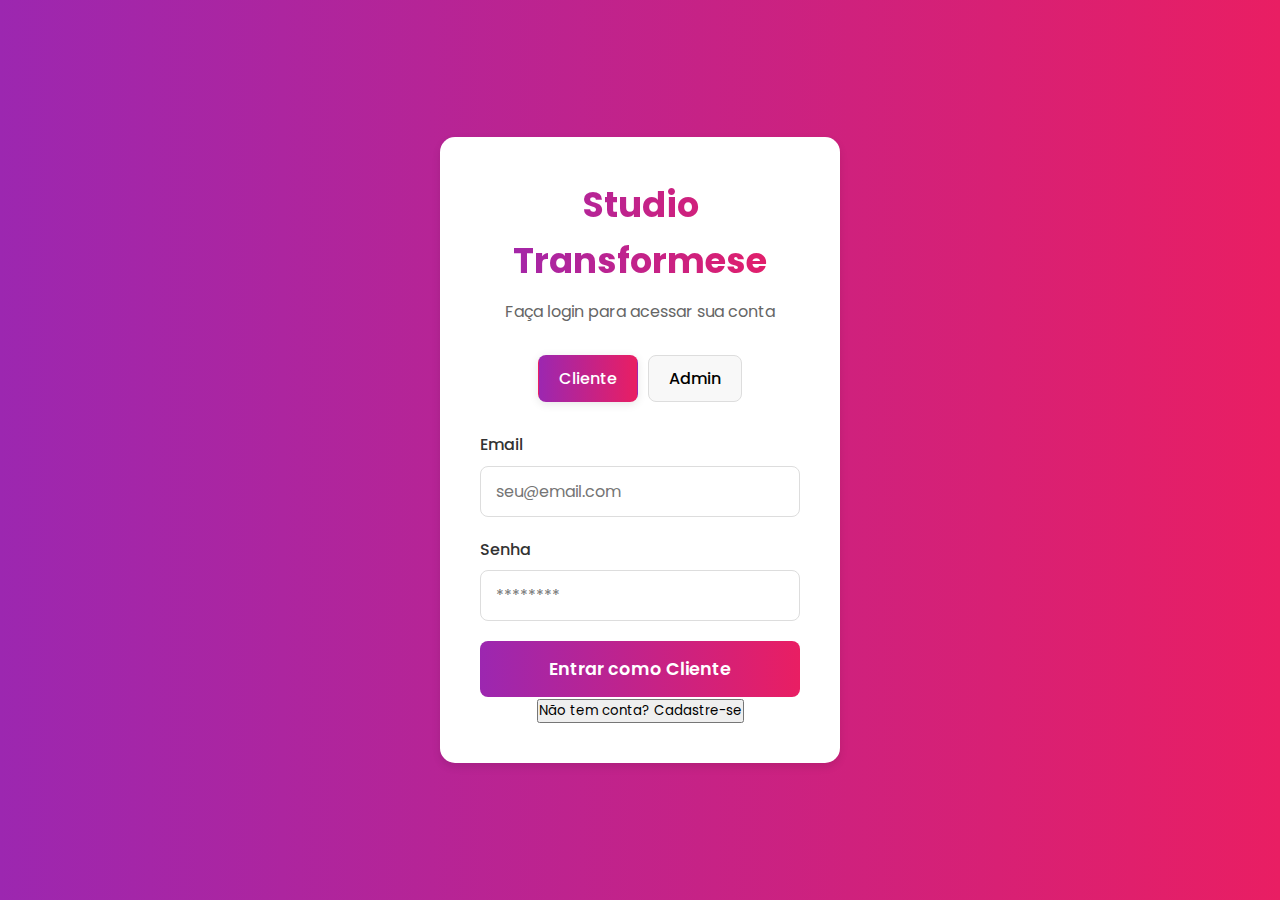
<file: index.html>
<!DOCTYPE html>
<html lang="pt-BR">

<head>
    <meta charset="UTF-8">
    <meta name="viewport" content="width=device-width, initial-scale=1.0">
    <title>Studio Transformese</title>
    <link rel="stylesheet" href="css/style.css">
</head>

<body>
    <div class="login-container">
        <div class="login-box">
            <h1>Studio Transformese</h1>
            <p>Faça login para acessar sua conta</p>

            <div class="role-selector">
                <button class="role-button active" id="clienteBtn">Cliente</button>
                <button class="role-button" id="adminBtn">Admin
                </button>
            </div>

            <form id="loginForm">
                <div class="form-group">
                    <label for="email">Email</label>
                    <input type="email" id="email" placeholder="seu@email.com" required>
                </div>
                <div class="form-group">
                    <label for="password">Senha</label>
                    <input type="password" id="password" placeholder="********" required>
                </div>
                <button type="submit" class="btn-login" id="submitLoginBtn">Entrar como Cliente</button>
            </form>
            <!-- Novo botão de registro -->
            <div id="cadastroButtonContainer">
                <button class="btn-link" onclick="window.location.href='cadcliente.html'">Não tem conta?
                    Cadastre-se</button>
            </div>

        </div>
    </div>
    <script src="js/script.js"></script>
</body>

</html>
</file>
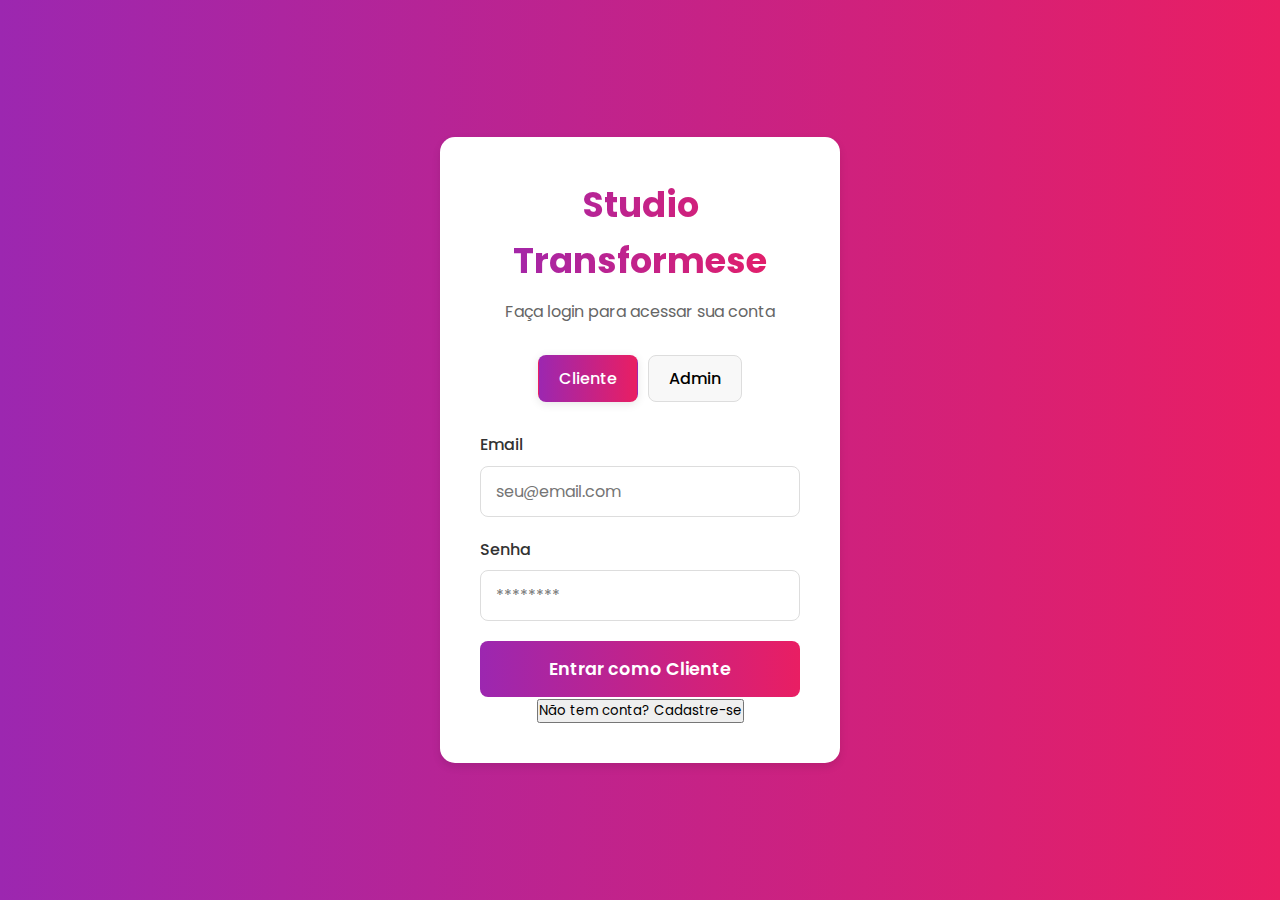
<file: admin.html>
<!DOCTYPE html>
<html lang="pt-BR">
<head>
    <meta charset="UTF-8">
    <meta name="viewport" content="width=device-width, initial-scale=1.0">
    <title>Painel Administrativo - Studio Transformese</title>
    <link rel="stylesheet" href="css/style.css">
</head>
<body>
    <header class="dashboard-header admin-header">
        <div class="header-content">
            <h1 id="adminWelcomeMessage">Bem-vinda, Admin!</h1>
            <div class="header-actions">
                <button class="btn-settings" onclick="window.location.href='configadmin.html'">
                    <img src="https://cdn-icons-png.flaticon.com/512/40/40031.png" alt="Configurações">
                </button>
                <button class="btn-logout" onclick="logout()">Sair</button>
            </div>
        </div>
    </header>

    <div class="dashboard-container">
        <div class="admin-summary">
            <div class="summary-card">
                <h3>Total Agendamentos</h3>
                <p id="totalAppointments">0</p>
                <img src="[data-uri]" alt="Calendar Icon">
            </div>
            <div class="summary-card">
                <h3>Pendentes</h3>
                <p id="pendingAppointments">0</p>
                <img src="[data-uri]" alt="Clock Icon">
            </div>
            <div class="summary-card">
                <h3>Produtos</h3>
                <p id="totalProducts">0</p>
                <img src="[data-uri]" alt="Bag Icon">
            </div>
            <div class="summary-card">
                <h3>Valor Total</h3>
                <p id="totalRevenue">R$ 0.00</p>
                <img src="[data-uri]" alt="Customer Support Icon">
            </div>
        </div>

        <nav class="dashboard-nav">
            <button class="nav-button active" id="adminAgendamentosTab">Agendamentos</button>
            <button class="nav-button" id="adminProdutosTab">Produtos</button>
        </nav>

        <div class="dashboard-content">
            <div id="adminAgendamentosSection" class="tab-section active">
                <h2>Gerenciar Agendamentos</h2>
                <div id="adminAppointmentsList" class="appointments-list">
                    </div>
            </div>

            <div id="adminProdutosSection" class="tab-section hidden">
                <h2>Gerenciar Produtos</h2>
                <button class="btn-add-product" id="openAddProductModal">+ Novo Produto</button>
                <div class="product-list" id="adminProductList">
                    </div>
            </div>
        </div>
    </div>

    <div id="addProductModal" class="modal">
        <div class="modal-content">
            <span class="close-button">&times;</span>
            <h2>Adicionar Novo Produto</h2>
            <p>Preencha as informações do produto</p>
            <form id="productForm">
                <input type="hidden" id="productId">
                <div class="form-group">
                    <label for="productName">Nome do Produto</label>
                    <input type="text" id="productName" placeholder="Ex: Óleo de Coco Natural" required>
                </div>
                <div class="form-group">
                    <label for="productCategory">Categoria</label>
                    <select id="productCategory" required>
                        <option value="">Selecione uma categoria</option>
                        </select>
                </div>
                <div class="form-group">
                    <label for="productPrice">Preço (R$)</label>
                    <input type="number" id="productPrice" step="0.01" value="0.00" required>
                </div>
                <div class="form-group">
                    <label for="productImage">Imagem do Produto</label>
                    <input type="file" id="productImage" accept="image/*">
                    <img id="productImagePreview" src="https://via.placeholder.com/100" alt="Pré-visualização da Imagem" style="max-width: 100px; max-height: 100px; margin-top: 10px; border-radius: 5px; display: none;">
                </div>
                <div class="form-group full-width">
                    <label for="productDescription">Descrição</label>
                    <textarea id="productDescription" placeholder="Descreva o produto..."></textarea>
                </div>
                <button type="submit" class="btn-primary" id="saveProductBtn">Adicionar Produto</button>
            </form>
        </div>
    </div>

    <script src="js/script.js"></script>
</body>
</html>
</file>
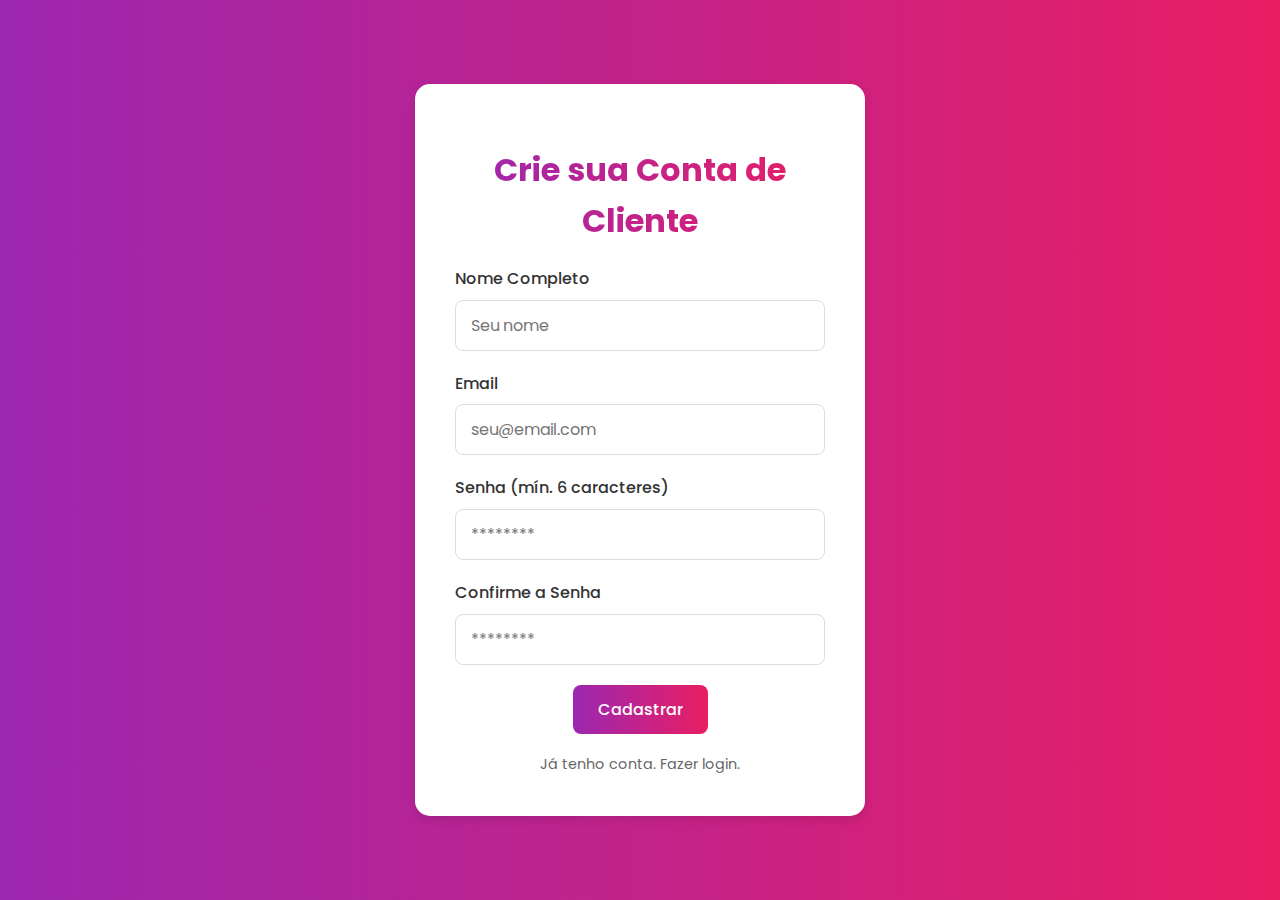
<file: cadcliente.html>
<!DOCTYPE html>
<html lang="pt-BR">
<head>
    <meta charset="UTF-8">
    <meta name="viewport" content="width=device-width, initial-scale=1.0">
    <title>Cadastro de Cliente - Studio Transformese</title>
    <link rel="stylesheet" href="css/style.css">
    <link rel="stylesheet" href="css/cadcliente.css">
</head>
<body>
    <div class="cadastro-container">
        <div class="cadastro-box">
            <div class="logo-container">
                <!-- Substitua '6.png' pela sua imagem de logo, se houver -->
                <!-- <img src="6.png" alt="Logo Studio Transformese" class="login-logo"> -->
            </div>
            <h2>Crie sua Conta de Cliente</h2>
            <form id="cadastroClienteForm">
                <div class="form-group">
                    <label for="cadNome">Nome Completo</label>
                    <input type="text" id="cadNome" placeholder="Seu nome" required>
                </div>
                <div class="form-group">
                    <label for="cadEmail">Email</label>
                    <input type="email" id="cadEmail" placeholder="seu@email.com" required>
                </div>
                <div class="form-group">
                    <label for="cadPassword">Senha (mín. 6 caracteres)</label>
                    <input type="password" id="cadPassword" placeholder="********" minlength="6" required>
                </div>
                <div class="form-group">
                    <label for="cadConfirmPassword">Confirme a Senha</label>
                    <input type="password" id="cadConfirmPassword" placeholder="********" required>
                </div>
                <button type="submit" class="btn-primary" id="submitCadastroBtn">Cadastrar</button>
            </form>
            <button class="btn-link" onclick="window.location.href='index.html'">Já tenho conta. Fazer login.</button>
        </div>
    </div>
    <script src="js/script.js"></script>
</body>
</html>
</file>
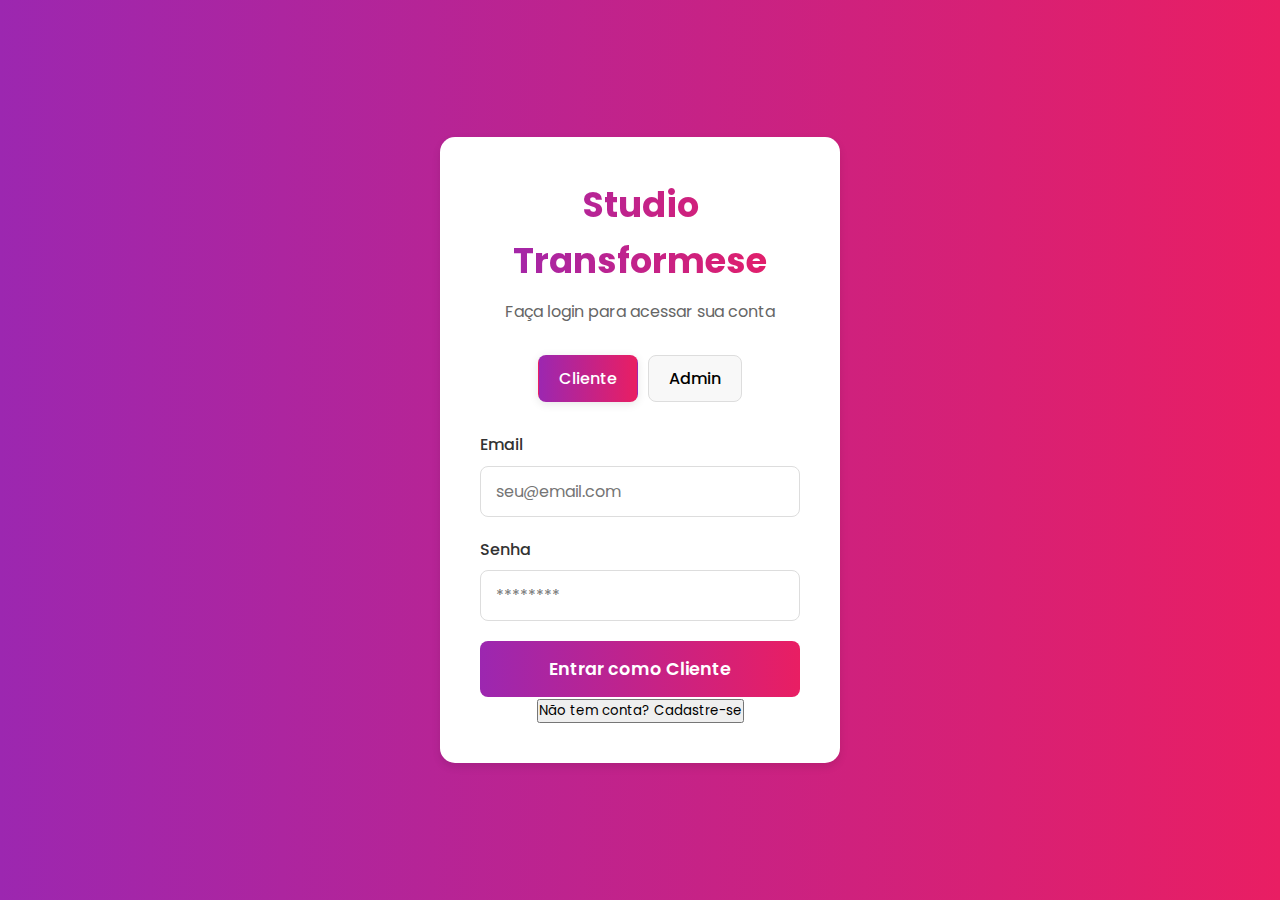
<file: cliente.html>
<!DOCTYPE html>
<html lang="pt-BR">
<head>
    <meta charset="UTF-8">
    <meta name="viewport" content="width=device-width, initial-scale=1.0">
    <title>Painel do Cliente - Studio Transformese</title>
    <link rel="stylesheet" href="css/style.css">
</head>
<body>
    <header class="dashboard-header">
        <div class="header-content">
            <h1 id="welcomeMessage">Olá, Cliente!</h1>
            <button class="btn-logout" onclick="logout()">Sair</button>
        </div>
    </header>

    <div class="dashboard-container">
        <nav class="dashboard-nav">
            <button class="nav-button active" id="agendamentosTab">Meus Agendamentos</button>
            <button class="nav-button" id="produtosTab">Produtos</button>
        </nav>

        <div class="dashboard-content">
            <div id="agendamentosSection" class="tab-section active">
                <h2>Novo Agendamento</h2>
                <p>Agende seu próximo atendimento.</p>
                <div class="form-grid">
                    <div class="form-group">
                        <label for="service">Serviço</label>
                        <select id="service">
                            <option value="">Selecione um serviço</option>
                            <option value="Trança Nagô">Trança Nagô</option>
                            <option value="Box Braids">Box Braids</option>
                            <option value="Crochet Braids">Crochet Braids</option>
                        </select>
                    </div>
                    <div class="form-group">
                        <label for="date">Data</label>
                        <input type="date" id="date">
                    </div>
                    <div class="form-group">
                        <label for="time">Horário</label>
                        <select id="time" disabled>
                            <option value="">Selecione uma data primeiro</option>
                        </select>
                    </div>
                    <div class="form-group full-width">
                        <label for="observations">Observações</label>
                        <textarea id="observations" placeholder="Alguma observação especial?"></textarea>
                    </div>
                    <button class="btn-primary full-width" id="scheduleAppointmentBtn">Agendar Atendimento</button>
                </div>

                <h2>Seus Agendamentos</h2>
                <div id="noAppointments" class="empty-state">
                    <img src="[data-uri]" alt="Calendar Icon">
                    <p>Você ainda não tem agendamentos.</p>
                </div>
                <div id="appointmentsList" class="appointments-list">
                    </div>
            </div>

            <div id="produtosSection" class="tab-section hidden">
                <h2>Produtos Disponíveis</h2>
                <div class="product-list" id="availableProducts">
                    </div>
            </div>
        </div>
    </div>
    <script src="js/script.js"></script>
</body>
</html>
</file>
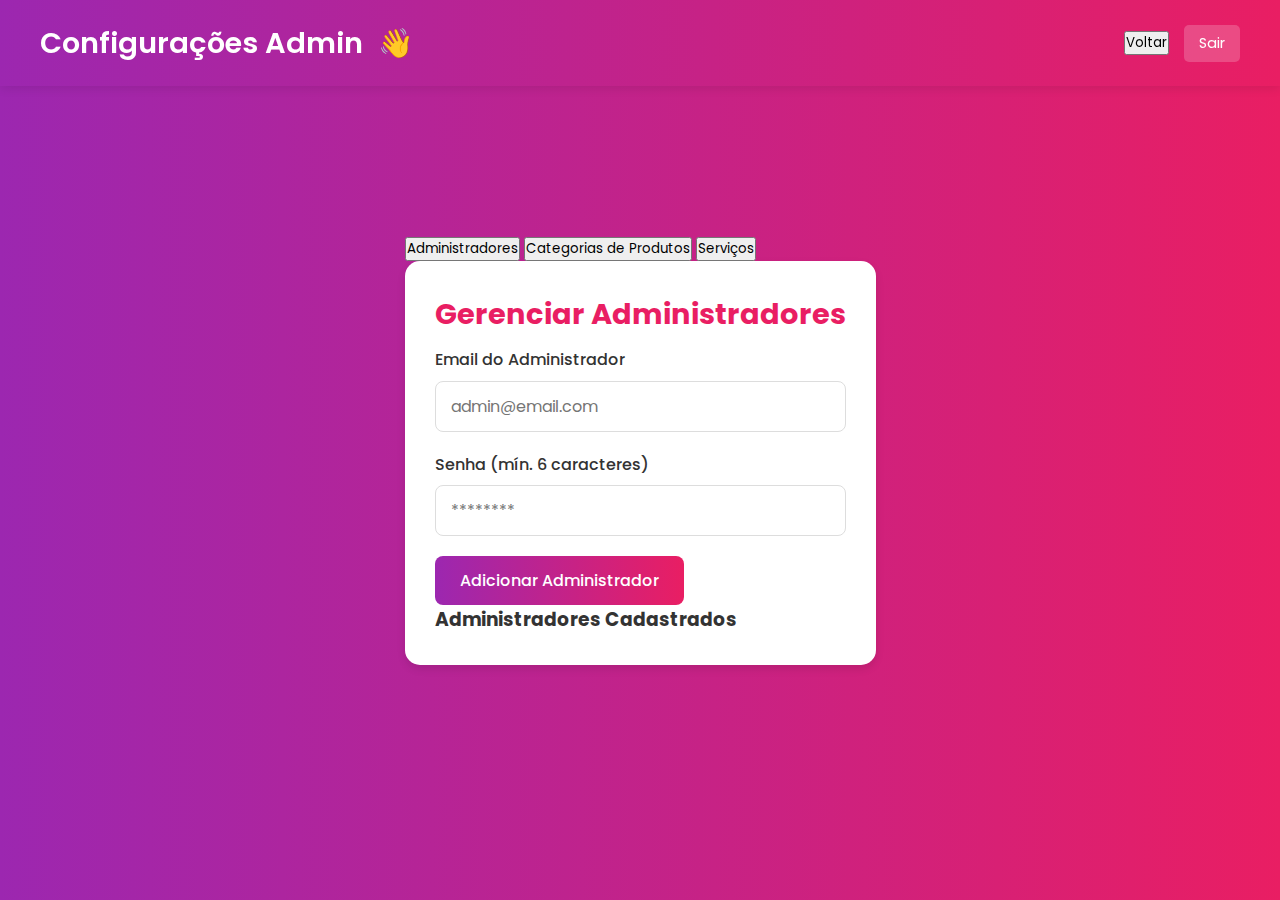
<file: configadmin.html>
<!DOCTYPE html>
<html lang="pt-BR">
<head>
    <meta charset="UTF-8">
    <meta name="viewport" content="width=device-width, initial-scale=1.0">
    <title>Configurações - Studio Transformese</title>
    <link rel="stylesheet" href="css/style.css"> <link rel="stylesheet" href="css/configadmin.css"> </head>
<body>
    <header class="dashboard-header admin-header">
        <div class="header-content">
            <h1>Configurações Admin</h1>
            <div class="header-actions">
                <button class="btn-back" onclick="window.location.href='admin.html'">
                Voltar
                </button>
                <button class="btn-logout" onclick="logout()">Sair</button>
            </div>
        </div>
    </header>

    <div class="config-container">
        <nav class="config-nav">
            <button class="nav-button active" id="adminUsersTab">Administradores</button>
            <button class="nav-button" id="productCategoriesTab">Categorias de Produtos</button>
            <button class="nav-button" id="servicesTab">Serviços</button>
        </nav>

        <div class="config-content">
            <div id="adminUsersSection" class="tab-section active">
                <h2>Gerenciar Administradores</h2>
                <form id="adminUserForm" class="add-form">
                    <input type="hidden" id="adminUserId">
                    <div class="form-group">
                        <label for="adminUserEmail">Email do Administrador</label>
                        <input type="email" id="adminUserEmail" placeholder="admin@email.com" required>
                    </div>
                    <div class="form-group">
                        <label for="adminUserPassword">Senha (mín. 6 caracteres)</label>
                        <input type="password" id="adminUserPassword" placeholder="********" minlength="6" required>
                    </div>
                    <button type="submit" class="btn-primary" id="saveAdminUserBtn">Adicionar Administrador</button>
                </form>
                <div class="list-container">
                    <h3>Administradores Cadastrados</h3>
                    <ul id="adminUsersList" class="item-list">
                        </ul>
                </div>
            </div>

            <div id="productCategoriesSection" class="tab-section hidden">
                <h2>Gerenciar Categorias de Produtos</h2>
                <form id="productCategoryForm" class="add-form">
                    <input type="hidden" id="productCategoryId">
                    <div class="form-group">
                        <label for="productCategoryName">Nome da Categoria</label>
                        <input type="text" id="productCategoryName" placeholder="Ex: Óleos Capilares" required>
                    </div>
                    <button type="submit" class="btn-primary" id="saveProductCategoryBtn">Adicionar Categoria</button>
                </form>
                <div class="list-container">
                    <h3>Categorias Cadastradas</h3>
                    <ul id="productCategoriesList" class="item-list">
                        </ul>
                </div>
            </div>

            <div id="servicesSection" class="tab-section hidden">
                <h2>Gerenciar Serviços</h2>
                <form id="serviceForm" class="add-form">
                    <input type="hidden" id="serviceId">
                    <div class="form-group">
                        <label for="serviceName">Nome do Serviço</label>
                        <input type="text" id="serviceName" placeholder="Ex: Trança Nagô" required>
                    </div>
                    <div class="form-group">
                        <label for="servicePrice">Preço (R$)</label>
                        <input type="number" id="servicePrice" step="0.01" value="0.00" required>
                    </div>
                    <div class="form-group full-width">
                        <label for="serviceDescription">Descrição do Serviço</label>
                        <textarea id="serviceDescription" placeholder="Detalhes do serviço..."></textarea>
                    </div>
                    <button type="submit" class="btn-primary" id="saveServiceBtn">Adicionar Serviço</button>
                </form>
                <div class="list-container">
                    <h3>Serviços Cadastrados</h3>
                    <ul id="servicesList" class="item-list">
                        </ul>
                </div>
            </div>
        </div>
    </div>

    <script src="js/script.js"></script> <script src="js/configadmin.js"></script> </body>
</html>
</file>
<file: css/style.css>
@import url('https://fonts.googleapis.com/css2?family=Poppins:wght@300;400;500;600;700&display=swap');

:root {
    --primary-gradient: linear-gradient(to right, #9C27B0, #E91E63);
    --secondary-gradient: linear-gradient(to right, #E91E63, #FF9800);
    --light-bg: #f8f8f8;
    --white: #ffffff;
    --text-color: #333;
    --light-text: #666;
    --border-color: #ddd;
    --card-shadow: 0 4px 8px rgba(0, 0, 0, 0.1);
    --button-hover: brightness(1.1);
}

* {
    margin: 0;
    padding: 0;
    box-sizing: border-box;
    font-family: 'Poppins', sans-serif;
}

body {
    background: var(--primary-gradient);
    display: flex;
    justify-content: center;
    align-items: center;
    min-height: 100vh;
    color: var(--text-color);
    line-height: 1.6;
}

/* General Styles */
.hidden {
    display: none !important;
}

/* Login Page */
.login-container {
    display: flex;
    justify-content: center;
    align-items: center;
    width: 100%;
    min-height: 100vh;
}

.login-box {
    background: var(--white);
    padding: 40px;
    border-radius: 15px;
    box-shadow: var(--card-shadow);
    text-align: center;
    width: 100%;
    max-width: 400px;
}

.login-box h1 {
    background: var(--primary-gradient);
    -webkit-background-clip: text;
    -webkit-text-fill-color: transparent;
    font-size: 2.2em;
    margin-bottom: 10px;
    font-weight: 700;
}

.login-box p {
    color: var(--light-text);
    margin-bottom: 30px;
}

.role-selector {
    display: flex;
    justify-content: center;
    gap: 10px;
    margin-bottom: 30px;
}

.role-button {
    background: var(--light-bg);
    border: 1px solid var(--border-color);
    border-radius: 8px;
    padding: 10px 20px;
    cursor: pointer;
    display: flex;
    align-items: center;
    gap: 8px;
    font-size: 1em;
    font-weight: 500;
    transition: all 0.3s ease;
}

.role-button img {
    width: 20px;
    height: 20px;
    filter: invert(40%) sepia(80%) saturate(2000%) hue-rotate(260deg) brightness(90%) contrast(100%); /* Purple-ish filter */
}

.role-button.active {
    background: var(--primary-gradient);
    color: var(--white);
    border-color: transparent;
    box-shadow: 0 2px 10px rgba(0, 0, 0, 0.1);
}

.role-button.active img {
    filter: invert(100%) sepia(0%) saturate(0%) hue-rotate(0deg) brightness(200%) contrast(100%); /* White filter */
}

.role-button:hover:not(.active) {
    background: #eee;
}

.form-group {
    text-align: left;
    margin-bottom: 20px;
}

.form-group label {
    display: block;
    margin-bottom: 8px;
    font-weight: 500;
    color: var(--text-color);
}

.form-group input,
.form-group select,
.form-group textarea {
    width: 100%;
    padding: 12px 15px;
    border: 1px solid var(--border-color);
    border-radius: 8px;
    font-size: 1em;
    outline: none;
    transition: border-color 0.3s ease;
}

.form-group input:focus,
.form-group select:focus,
.form-group textarea:focus {
    border-color: #E91E63;
}

.form-group textarea {
    resize: vertical;
    min-height: 80px;
}

.btn-login {
    width: 100%;
    padding: 15px;
    border: none;
    border-radius: 8px;
    background: var(--primary-gradient);
    color: var(--white);
    font-size: 1.1em;
    font-weight: 600;
    cursor: pointer;
    transition: var(--button-hover) 0.3s ease;
}

.btn-login:hover {
    filter: var(--button-hover);
}

/* Dashboard Header */
.dashboard-header {
    background: var(--primary-gradient);
    color: var(--white);
    padding: 20px 40px;
    width: 100%;
    position: fixed;
    top: 0;
    left: 0;
    z-index: 1000;
    box-shadow: 0 2px 10px rgba(0, 0, 0, 0.1);
}

.header-content {
    display: flex;
    justify-content: space-between;
    align-items: center;
    max-width: 1200px;
    margin: 0 auto;
}

.dashboard-header h1 {
    font-size: 1.8em;
    font-weight: 600;
    display: flex;
    align-items: center;
    gap: 10px;
}

.dashboard-header h1::after {
    content: '👋';
    margin-left: 5px;
}

.btn-logout {
    background: rgba(255, 255, 255, 0.2);
    border: none;
    padding: 8px 15px;
    border-radius: 5px;
    color: var(--white);
    font-size: 0.9em;
    cursor: pointer;
    transition: background 0.3s ease;
}

.btn-logout:hover {
    background: rgba(255, 255, 255, 0.3);
}

/* Dashboard Container */
.dashboard-container {
    padding: 100px 20px 20px; /* Adjust for fixed header */
    max-width: 1200px;
    margin: 0 auto;
    width: 100%;
}

.dashboard-nav {
    display: flex;
    margin-bottom: 30px;
    background: var(--white);
    border-radius: 10px;
    box-shadow: var(--card-shadow);
    padding: 10px;
}

.dashboard-nav .nav-button {
    flex: 1;
    background: none;
    border: none;
    padding: 12px 20px;
    font-size: 1.1em;
    font-weight: 500;
    color: var(--light-text);
    cursor: pointer;
    border-radius: 8px;
    transition: all 0.3s ease;
}

.dashboard-nav .nav-button.active {
    background: var(--primary-gradient);
    color: var(--white);
    box-shadow: 0 2px 10px rgba(0, 0, 0, 0.1);
}

.dashboard-nav .nav-button:hover:not(.active) {
    color: var(--text-color);
    background-color: #f0f0f0;
}

.tab-section {
    background: var(--white);
    padding: 30px;
    border-radius: 15px;
    box-shadow: var(--card-shadow);
}

.tab-section h2 {
    font-size: 1.8em;
    margin-bottom: 10px;
    color: #E91E63;
}

.tab-section p {
    color: var(--light-text);
    margin-bottom: 20px;
}

.form-grid {
    display: grid;
    grid-template-columns: repeat(auto-fit, minmax(250px, 1fr));
    gap: 20px;
    margin-bottom: 30px;
}

.form-group.full-width {
    grid-column: 1 / -1;
}

.btn-primary {
    background: var(--primary-gradient);
    color: var(--white);
    padding: 12px 25px;
    border: none;
    border-radius: 8px;
    font-size: 1em;
    font-weight: 500;
    cursor: pointer;
    transition: var(--button-hover) 0.3s ease;
}

.btn-primary:hover {
    filter: var(--button-hover);
}

.empty-state {
    text-align: center;
    padding: 50px 0;
    color: var(--light-text);
}

.empty-state img {
    width: 60px;
    height: 60px;
    opacity: 0.6;
    margin-bottom: 15px;
    filter: invert(70%) sepia(0%) saturate(0%) hue-rotate(0deg) brightness(80%) contrast(100%); /* Grey-ish filter */
}

.empty-state p {
    font-size: 1.1em;
}

/* Appointments List */
.appointments-list {
    display: grid;
    gap: 20px;
}

.appointment-card, .product-card {
    background: var(--light-bg);
    border-radius: 10px;
    padding: 20px;
    display: flex;
    align-items: center;
    gap: 20px;
    box-shadow: 0 2px 5px rgba(0, 0, 0, 0.05);
}

.appointment-card .info, .product-card .info {
    flex-grow: 1;
}

.appointment-card h3, .product-card h3 {
    font-size: 1.3em;
    margin-bottom: 5px;
    color: var(--text-color);
}

.appointment-card p, .product-card p {
    color: var(--light-text);
    font-size: 0.9em;
    margin-bottom: 5px;
}

/* Status Badge for Client View (e.g., "Agendado", "Concluído") */
/* Cliente status will use these classes based on JS assignment */
.appointment-card .status {
    padding: 5px 10px;
    border-radius: 5px;
    font-size: 0.85em;
    font-weight: 600;
}

.appointment-card .details {
    display: flex;
    gap: 20px;
    font-size: 0.9em;
    color: var(--light-text);
}

.appointment-card .details span {
    display: flex;
    align-items: center;
    gap: 5px;
}

.appointment-card .details img {
    width: 18px;
    height: 18px;
    filter: invert(40%) sepia(0%) saturate(0%) hue-rotate(0deg) brightness(60%) contrast(100%);
}

.appointment-actions, .product-actions {
    display: flex;
    gap: 10px;
    flex-wrap: wrap; /* Added for responsiveness on small screens */
}

/* Admin Appointment Action Buttons */
.appointment-actions .btn {
    padding: 8px 12px;
    border-radius: 5px;
    font-size: 0.9em;
    cursor: pointer;
    border: none;
    transition: background 0.3s ease;
}

.appointment-actions .btn-complete {
    background-color: #28a745; /* Green for complete */
    color: var(--white);
}

.appointment-actions .btn-complete:hover {
    background-color: #218838;
}

.appointment-actions .btn-cancel {
    background-color: #dc3545; /* Red for cancel */
    color: var(--white);
}

.appointment-actions .btn-cancel:hover {
    background-color: #c82333;
}

/* Status Badges for Admin View - UPDATED COLORS */
.appointment-card .status.status-scheduled {
    background-color: #fff3cd; /* Light Yellow */
    color: #856404; /* Dark Yellow */
}

.appointment-card .status.status-completed {
    background-color: #d4edda; /* Light Green */
    color: #155724; /* Dark Green */
}

.appointment-card .status.status-cancelled {
    background-color: #f8d7da; /* Light Red */
    color: #721c24; /* Dark Red */
}


.product-card img {
    width: 100px; /* Adjust as needed */
    height: 100px;
    object-fit: cover;
    border-radius: 8px;
}

.product-card .price {
    font-size: 1.2em;
    font-weight: 600;
    color: #E91E63;
    margin-top: 10px;
}

.product-actions .btn {
    padding: 8px 15px;
    border-radius: 5px;
    font-size: 0.9em;
    cursor: pointer;
    transition: background 0.3s ease;
}

.product-actions .btn-edit {
    background-color: #FFC107;
    color: var(--white);
    border: none;
}

.product-actions .btn-edit:hover {
    background-color: #e0a800;
}

.product-actions .btn-delete {
    background-color: #DC3545;
    color: var(--white);
    border: none;
}

.product-actions .btn-delete:hover {
    background-color: #c82333;
}

.product-actions .btn-buy {
    background: var(--primary-gradient);
    color: var(--white);
    border: none;
}

.product-actions .btn-buy:hover {
    filter: var(--button-hover);
}

/* Admin Specific Styles */
.admin-summary {
    display: grid;
    grid-template-columns: repeat(auto-fit, minmax(200px, 1fr));
    gap: 20px;
    margin-bottom: 30px;
}

.summary-card {
    background: var(--white);
    padding: 25px;
    border-radius: 15px;
    box-shadow: var(--card-shadow);
    text-align: center;
    position: relative;
    overflow: hidden;
}

.summary-card h3 {
    font-size: 1em;
    color: var(--light-text);
    margin-bottom: 10px;
}

.summary-card p {
    font-size: 2.2em;
    font-weight: 700;
    color: #9C27B0;
}

.summary-card img {
    position: absolute;
    top: 15px;
    right: 15px;
    width: 35px;
    height: 35px;
    opacity: 0.2;
    filter: invert(40%) sepia(80%) saturate(2000%) hue-rotate(260deg) brightness(90%) contrast(100%);
}

.btn-add-product {
    background: var(--primary-gradient);
    color: var(--white);
    padding: 10px 20px;
    border: none;
    border-radius: 8px;
    font-size: 0.95em;
    font-weight: 500;
    cursor: pointer;
    transition: var(--button-hover) 0.3s ease;
    margin-bottom: 20px;
    display: inline-flex;
    align-items: center;
    gap: 8px;
}

.btn-add-product:hover {
    filter: var(--button-hover);
}

/* Modal */
.modal {
    display: none; /* Hidden by default */
    position: fixed; /* Stay in place */
    z-index: 1001; /* Sit on top */
    left: 0;
    top: 0;
    width: 100%; /* Full width */
    height: 100%; /* Full height */
    overflow: auto; /* Enable scroll if needed */
    background-color: rgba(0,0,0,0.5); /* Black w/ opacity */
    justify-content: center; /* Use flexbox for centering */
    align-items: center; /* Use flexbox for centering */
}

.modal-content {
    background-color: #fefefe;
    padding: 30px;
    border-radius: 15px;
    box-shadow: 0 5px 15px rgba(0,0,0,0.3);
    width: 90%;
    max-width: 500px;
    position: relative;
    animation-name: animatetop;
    animation-duration: 0.4s
}

@keyframes animatetop {
    from {top: -300px; opacity: 0}
    to {top: 0; opacity: 1}
}

.close-button {
    color: #aaa;
    float: right;
    font-size: 28px;
    font-weight: bold;
    position: absolute;
    top: 15px;
    right: 25px;
    cursor: pointer;
}

.close-button:hover,
.close-button:focus {
    color: #000;
    text-decoration: none;
    cursor: pointer;
}

.modal-content h2 {
    color: #E91E63;
    margin-bottom: 10px;
}

.modal-content p {
    color: var(--light-text);
    margin-bottom: 20px;
}

/* Added for image preview */
#productImagePreview {
    display: none; /* Hidden by default, shown when an image is selected */
    margin-top: 10px;
    border: 1px solid var(--border-color);
}


@media (max-width: 768px) {
    .login-box {
        margin: 20px;
        padding: 30px;
    }

    .dashboard-header {
        padding: 15px 20px;
    }

    .dashboard-header h1 {
        font-size: 1.5em;
    }

    .dashboard-nav {
        flex-direction: column;
        gap: 5px;
    }

    .dashboard-nav .nav-button {
        width: 100%;
    }

    .tab-section {
        padding: 20px;
    }

    .form-grid {
        grid-template-columns: 1fr;
    }

    .summary-card {
        padding: 20px;
    }

    .summary-card p {
        font-size: 1.8em;
    }

    .appointment-card, .product-card {
        flex-direction: column;
        align-items: flex-start;
    }

    .appointment-card .details {
        flex-direction: column;
        gap: 10px;
    }

    .appointment-actions {
        width: 100%; /* Ensure buttons stack on small screens */
        justify-content: center;
    }
}

/* Dentro de style.css, adicione ou ajuste as classes: */

.header-actions {
    display: flex;
    align-items: center;
    gap: 15px; /* Espaçamento entre os botões */
}

.btn-settings {
    background: rgba(255, 255, 255, 0.2);
    border: none;
    padding: 8px 10px; /* Ajuste o padding para o ícone */
    border-radius: 5px;
    color: var(--white);
    font-size: 0.9em;
    cursor: pointer;
    transition: background 0.3s ease;
    display: flex; /* Para alinhar o ícone */
    align-items: center;
    justify-content: center;
}

.btn-settings img {
    width: 20px; /* Tamanho do ícone */
    height: 20px;
    filter: invert(100%) sepia(0%) saturate(0%) hue-rotate(0deg) brightness(200%) contrast(100%); /* Cor branca */
}

.btn-settings:hover {
    background: rgba(255, 255, 255, 0.3);
}
</file>
<file: css/cadcliente.css>
/* cadcliente.css */

.cadastro-container {
    display: flex;
    justify-content: center;
    align-items: center;
    width: 100%;
    min-height: 100vh;
}

.cadastro-box {
    background: var(--white);
    padding: 40px;
    border-radius: 15px;
    box-shadow: var(--card-shadow);
    text-align: center;
    width: 100%;
    max-width: 450px; /* Um pouco maior que o login-box se necessário */
}

.cadastro-box h2 {
    background: var(--primary-gradient);
    -webkit-background-clip: text;
    -webkit-text-fill-color: transparent;
    font-size: 2em;
    margin-bottom: 20px;
    font-weight: 700;
}

.logo-container {
    margin-bottom: 20px;
}

.login-logo {
    max-width: 150px; /* Ajuste o tamanho do logo */
    height: auto;
}

.btn-link {
    background: none;
    border: none;
    color: var(--light-text);
    font-size: 0.9em;
    margin-top: 20px;
    cursor: pointer;
    transition: color 0.3s ease;
}

.btn-link:hover {
    color: var(--text-color);
}

/* Reutiliza form-group, btn-primary de style.css */
</file>
<file: css/configadmin.css>
/* css/configadmin.css — configadmin.php */

.config-card {
    background: var(--surface);
    border: 1px solid var(--border);
    border-radius: var(--radius);
    padding: 1rem 1.25rem;
    display: flex;
    align-items: center;
    justify-content: space-between;
    gap: 1rem;
    box-shadow: var(--shadow-xs);
    margin-bottom: .6rem;
    transition: box-shadow var(--dur), border-color var(--dur), transform var(--dur) var(--ease);
}
.config-card:hover { box-shadow: var(--shadow); border-color: var(--border-2); transform: translateY(-1px); }
.config-card .info h3 { font-size: .92rem; font-weight: 700; }
.config-card-actions { display: flex; gap: .4rem; }
</file>
